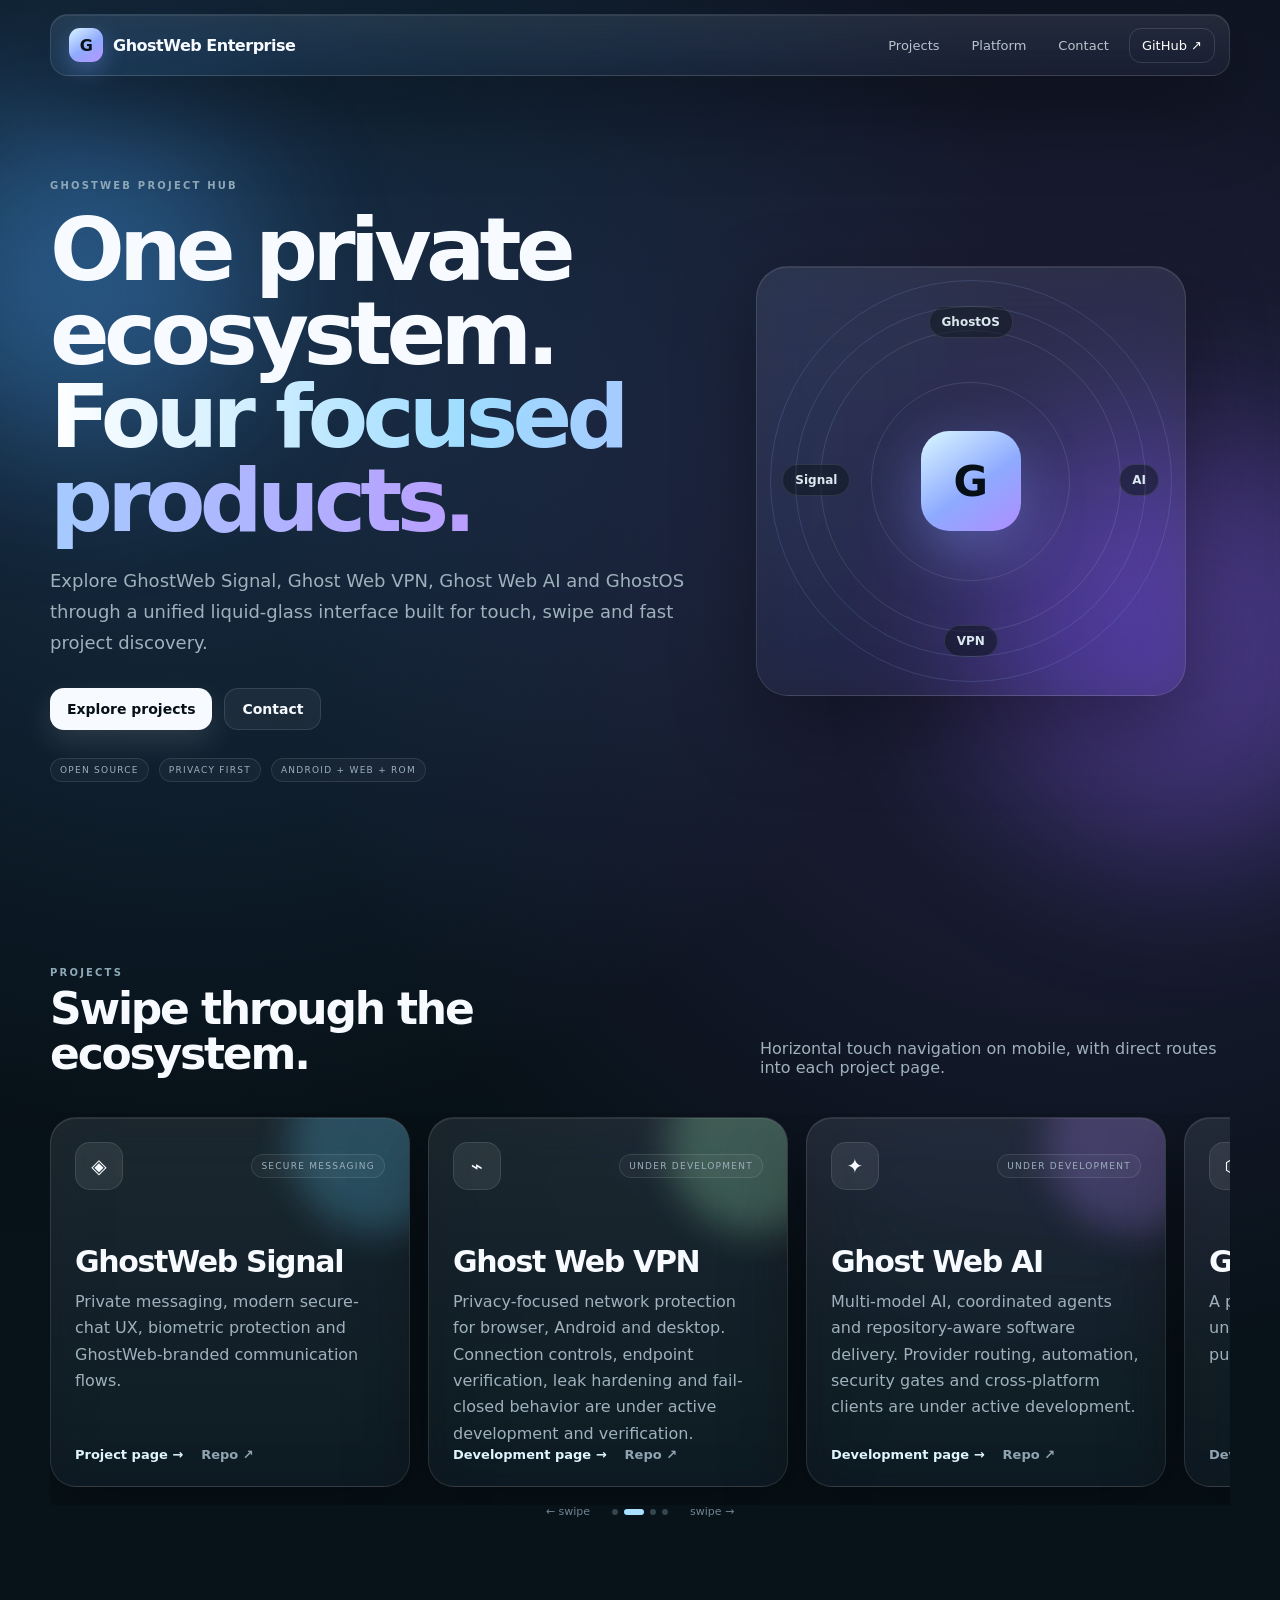
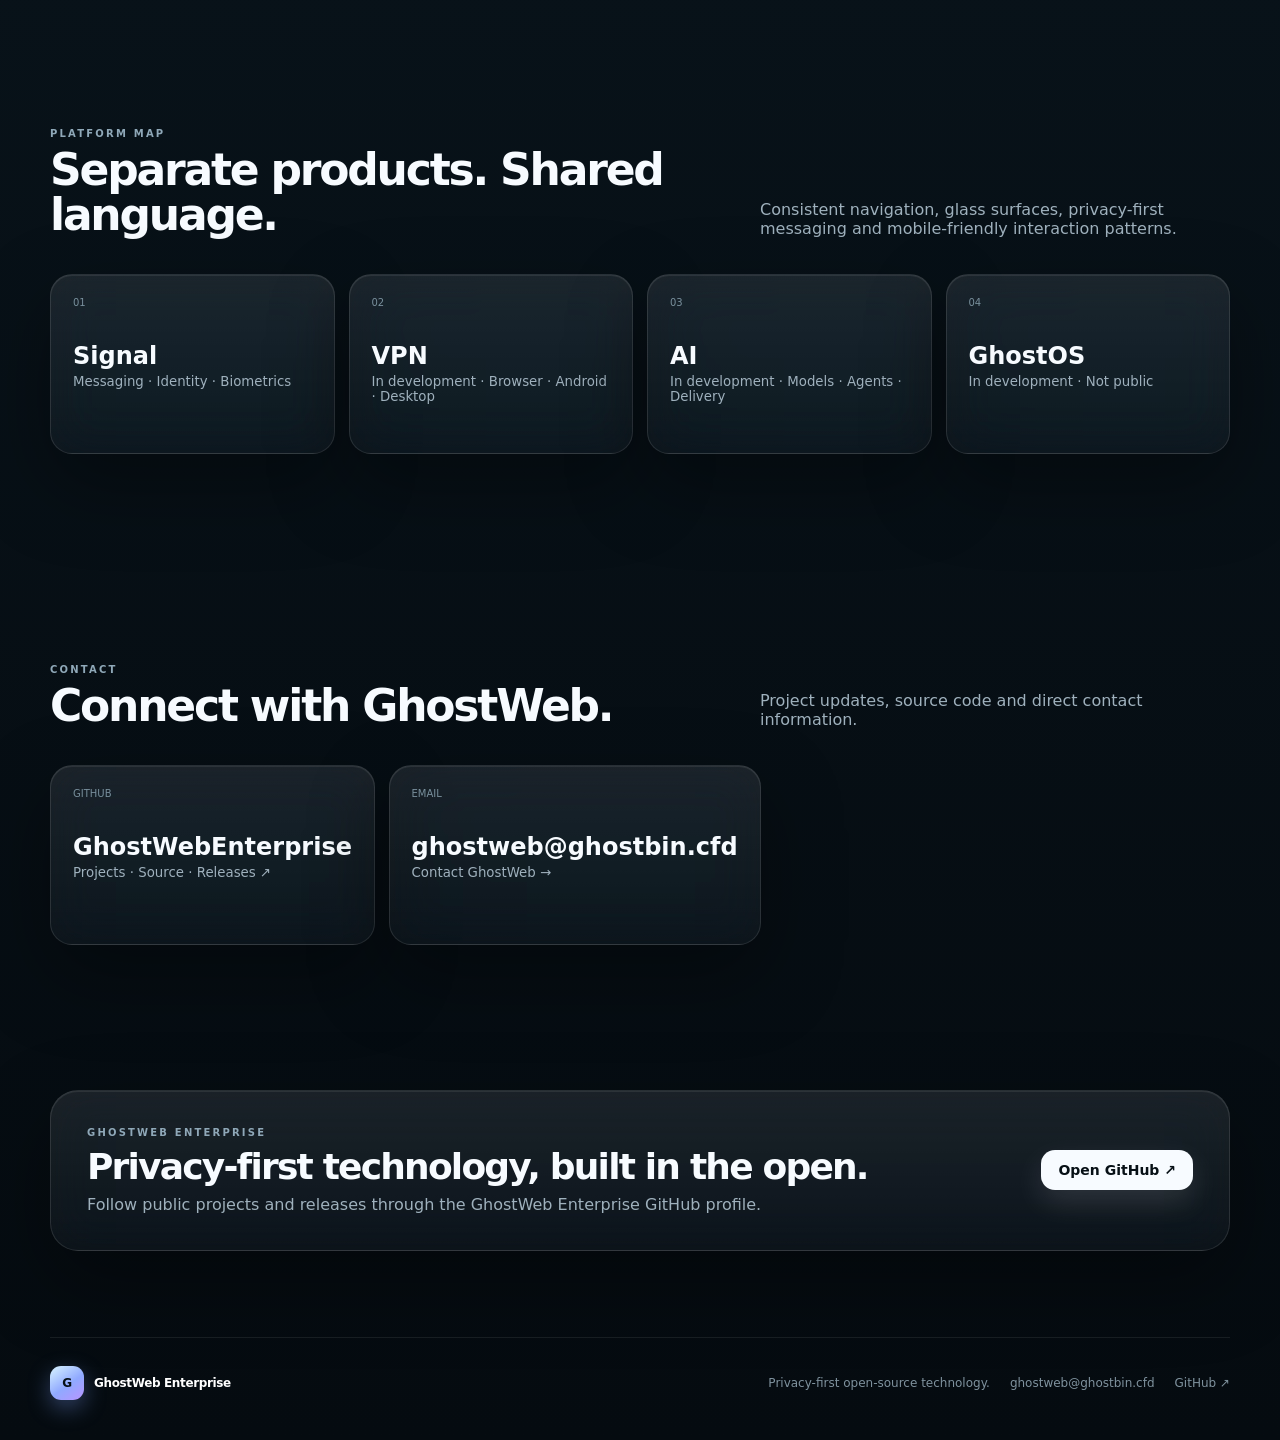
<file: index.html>
<!doctype html>
<html lang="en">
<head>
<meta charset="utf-8"><meta name="viewport" content="width=device-width,initial-scale=1">
<meta name="description" content="GhostWeb Enterprise — project hub for GhostWeb Signal, VPN, AI and GhostOS.">
<meta name="theme-color" content="#071016"><title>GhostWeb Enterprise — Project Hub</title><link rel="stylesheet" href="styles.css">
</head>
<body>
<div class="ambient ambient-a"></div><div class="ambient ambient-b"></div>
<header class="nav glass"><a class="brand" href="#top"><span class="mark">G</span><span>GhostWeb Enterprise</span></a><nav><a href="#projects">Projects</a><a href="#platform">Platform</a><a href="#contact">Contact</a><a class="nav-cta" href="https://github.com/GhostWebEnterprise">GitHub ↗</a></nav></header>
<main id="top">
<section class="hero shell">
<div class="hero-copy"><div class="eyebrow">GHOSTWEB PROJECT HUB</div><h1>One private ecosystem.<br><span>Four focused products.</span></h1><p>Explore GhostWeb Signal, Ghost Web VPN, Ghost Web AI and GhostOS through a unified liquid-glass interface built for touch, swipe and fast project discovery.</p><div class="actions"><a class="button primary" href="#projects">Explore projects</a><a class="button glass-button" href="#contact">Contact</a></div><div class="hero-meta"><span>OPEN SOURCE</span><span>PRIVACY FIRST</span><span>ANDROID + WEB + ROM</span></div></div>
<div class="hero-orbit glass-card"><div class="orbital-icon">G</div><div class="orbit-label top">GhostOS</div><div class="orbit-label right">AI</div><div class="orbit-label bottom">VPN</div><div class="orbit-label left">Signal</div><div class="pulse one"></div><div class="pulse two"></div></div>
</section>
<section id="projects" class="section shell"><div class="section-head"><div><div class="eyebrow">PROJECTS</div><h2>Swipe through the ecosystem.</h2></div><p>Horizontal touch navigation on mobile, with direct routes into each project page.</p></div>
<div class="project-rail" data-swipe>
<article class="project-card glass-card signal"><div class="project-top"><span class="project-icon">◈</span><span class="chip">SECURE MESSAGING</span></div><h3>GhostWeb Signal</h3><p>Private messaging, modern secure-chat UX, biometric protection and GhostWeb-branded communication flows.</p><div class="project-links"><a href="signal.html">Project page →</a><a href="https://github.com/GhostWebEnterprise/ghostweb.signal">Repo ↗</a></div></article>
<article class="project-card glass-card vpn"><div class="project-top"><span class="project-icon">⌁</span><span class="chip">UNDER DEVELOPMENT</span></div><h3>Ghost Web VPN</h3><p>Privacy-focused network protection for browser, Android and desktop. Connection controls, endpoint verification, leak hardening and fail-closed behavior are under active development and verification.</p><div class="project-links"><a href="vpn.html">Development page →</a><a href="https://github.com/GhostWebEnterprise/ghost-web-vpn">Repo ↗</a></div></article>
<article class="project-card glass-card ai"><div class="project-top"><span class="project-icon">✦</span><span class="chip">UNDER DEVELOPMENT</span></div><h3>Ghost Web AI</h3><p>Multi-model AI, coordinated agents and repository-aware software delivery. Provider routing, automation, security gates and cross-platform clients are under active development.</p><div class="project-links"><a href="ai.html">Development page →</a><a href="https://github.com/GhostWebEnterprise/ghost-web-ai">Repo ↗</a></div></article>
<article class="project-card glass-card os"><div class="project-top"><span class="project-icon">⬡</span><span class="chip">IN DEVELOPMENT · NOT PUBLIC</span></div><h3>GhostOS</h3><p>A privacy-first Android ROM currently under development. GhostOS is not publicly available yet.</p><div class="project-links"><a href="ghostos.html">Development page →</a></div></article>
</div>
<div class="rail-hint"><span>← swipe</span><span class="dots"><i class="active"></i><i></i><i></i><i></i></span><span>swipe →</span></div>
</section>
<section id="platform" class="section shell"><div class="section-head"><div><div class="eyebrow">PLATFORM MAP</div><h2>Separate products. Shared language.</h2></div><p>Consistent navigation, glass surfaces, privacy-first messaging and mobile-friendly interaction patterns.</p></div>
<div class="platform-grid"><a class="platform-tile glass-card" href="signal.html"><span>01</span><b>Signal</b><small>Messaging · Identity · Biometrics</small></a><a class="platform-tile glass-card" href="vpn.html"><span>02</span><b>VPN</b><small>In development · Browser · Android · Desktop</small></a><a class="platform-tile glass-card" href="ai.html"><span>03</span><b>AI</b><small>In development · Models · Agents · Delivery</small></a><a class="platform-tile glass-card" href="ghostos.html"><span>04</span><b>GhostOS</b><small>In development · Not public</small></a></div>
</section>
<section id="contact" class="section shell"><div class="section-head"><div><div class="eyebrow">CONTACT</div><h2>Connect with GhostWeb.</h2></div><p>Project updates, source code and direct contact information.</p></div><div class="platform-grid"><a class="platform-tile glass-card" href="https://github.com/GhostWebEnterprise"><span>GITHUB</span><b>GhostWebEnterprise</b><small>Projects · Source · Releases ↗</small></a><a class="platform-tile glass-card" href="mailto:ghostweb@ghostbin.cfd"><span>EMAIL</span><b>ghostweb@ghostbin.cfd</b><small>Contact GhostWeb →</small></a></div></section>
<section class="cta glass-card shell"><div><div class="eyebrow">GHOSTWEB ENTERPRISE</div><h2>Privacy-first technology, built in the open.</h2><p>Follow public projects and releases through the GhostWeb Enterprise GitHub profile.</p></div><a class="button primary" href="https://github.com/GhostWebEnterprise">Open GitHub ↗</a></section>
</main>
<footer class="shell"><div class="brand"><span class="mark">G</span><span>GhostWeb Enterprise</span></div><span>Privacy-first open-source technology.</span><a href="mailto:ghostweb@ghostbin.cfd">ghostweb@ghostbin.cfd</a><a href="https://github.com/GhostWebEnterprise">GitHub ↗</a></footer>
<script src="app.js"></script></body></html>
</file>
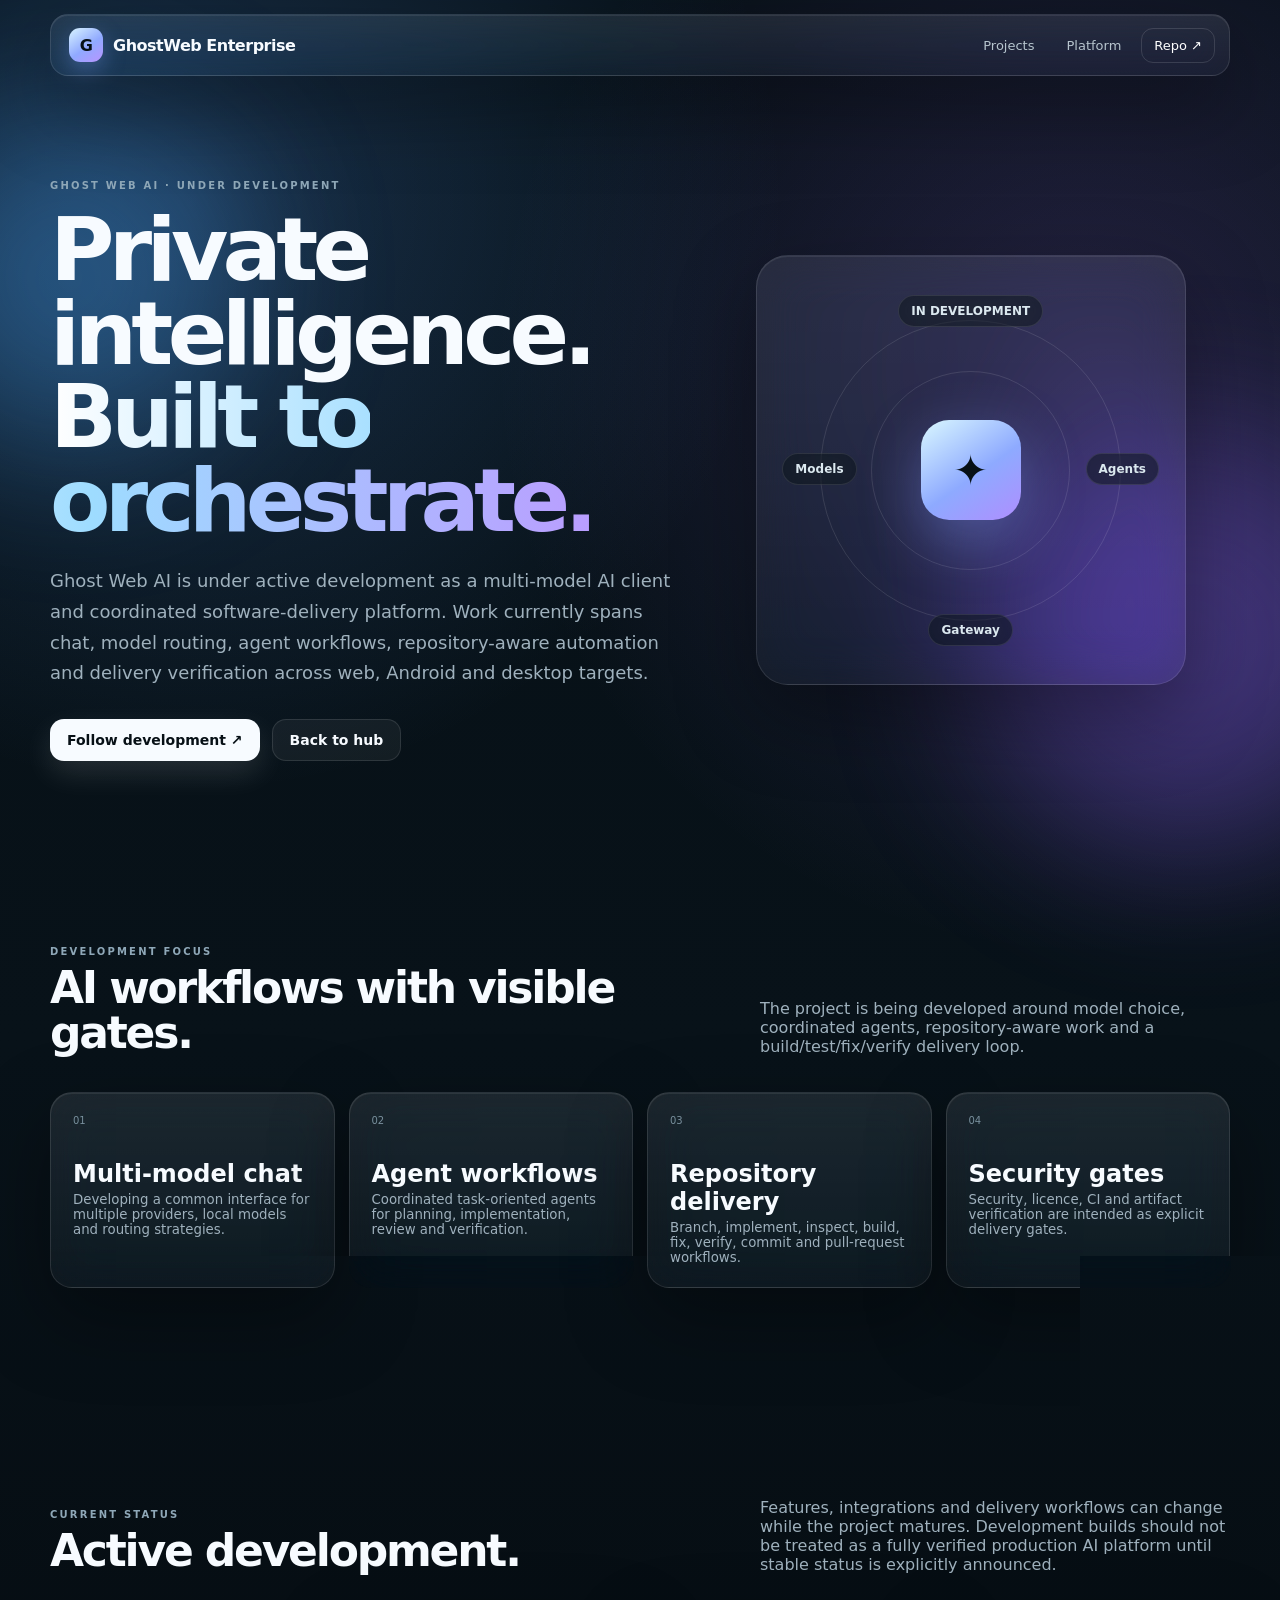
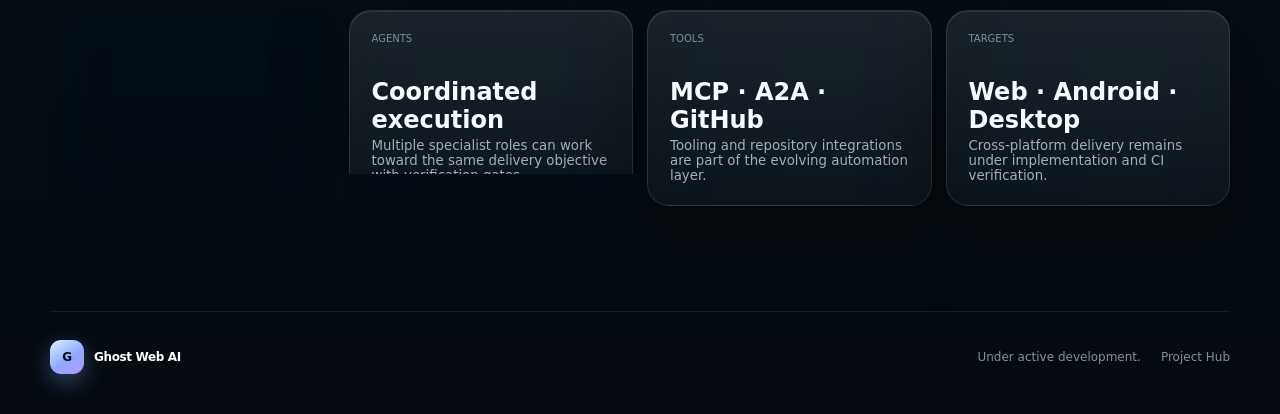
<file: ai.html>
<!doctype html><html lang="en"><head><meta charset="utf-8"><meta name="viewport" content="width=device-width,initial-scale=1"><meta name="description" content="Ghost Web AI is a privacy-focused multi-model AI and software-delivery project under active development."><title>Ghost Web AI — Under Development — GhostWeb Enterprise</title><link rel="stylesheet" href="styles.css"></head><body><div class="ambient ambient-a"></div><div class="ambient ambient-b"></div><header class="nav glass"><a class="brand" href="index.html"><span class="mark">G</span><span>GhostWeb Enterprise</span></a><nav><a href="index.html#projects">Projects</a><a href="index.html#platform">Platform</a><a class="nav-cta" href="https://github.com/GhostWebEnterprise/ghost-web-ai">Repo ↗</a></nav></header><main><section class="hero shell"><div class="hero-copy"><div class="eyebrow">GHOST WEB AI · UNDER DEVELOPMENT</div><h1>Private intelligence.<br><span>Built to orchestrate.</span></h1><p>Ghost Web AI is under active development as a multi-model AI client and coordinated software-delivery platform. Work currently spans chat, model routing, agent workflows, repository-aware automation and delivery verification across web, Android and desktop targets.</p><div class="actions"><a class="button primary" href="https://github.com/GhostWebEnterprise/ghost-web-ai">Follow development ↗</a><a class="button glass-button" href="index.html">Back to hub</a></div></div><div class="hero-orbit glass-card"><div class="orbital-icon">✦</div><div class="orbit-label top">IN DEVELOPMENT</div><div class="orbit-label right">Agents</div><div class="orbit-label bottom">Gateway</div><div class="orbit-label left">Models</div></div></section><section class="section shell"><div class="section-head"><div><div class="eyebrow">DEVELOPMENT FOCUS</div><h2>AI workflows with visible gates.</h2></div><p>The project is being developed around model choice, coordinated agents, repository-aware work and a build/test/fix/verify delivery loop.</p></div><div class="platform-grid"><div class="platform-tile glass-card"><span>01</span><b>Multi-model chat</b><small>Developing a common interface for multiple providers, local models and routing strategies.</small></div><div class="platform-tile glass-card"><span>02</span><b>Agent workflows</b><small>Coordinated task-oriented agents for planning, implementation, review and verification.</small></div><div class="platform-tile glass-card"><span>03</span><b>Repository delivery</b><small>Branch, implement, inspect, build, fix, verify, commit and pull-request workflows.</small></div><div class="platform-tile glass-card"><span>04</span><b>Security gates</b><small>Security, licence, CI and artifact verification are intended as explicit delivery gates.</small></div></div></section><section class="section shell"><div class="section-head"><div><div class="eyebrow">CURRENT STATUS</div><h2>Active development.</h2></div><p>Features, integrations and delivery workflows can change while the project matures. Development builds should not be treated as a fully verified production AI platform until stable status is explicitly announced.</p></div><div class="platform-grid"><div class="platform-tile glass-card"><span>MODELS</span><b>Provider abstraction</b><small>Work includes direct providers, gateways and local-model paths where supported.</small></div><div class="platform-tile glass-card"><span>AGENTS</span><b>Coordinated execution</b><small>Multiple specialist roles can work toward the same delivery objective with verification gates.</small></div><div class="platform-tile glass-card"><span>TOOLS</span><b>MCP · A2A · GitHub</b><small>Tooling and repository integrations are part of the evolving automation layer.</small></div><div class="platform-tile glass-card"><span>TARGETS</span><b>Web · Android · Desktop</b><small>Cross-platform delivery remains under implementation and CI verification.</small></div></div></section></main><footer class="shell"><div class="brand"><span class="mark">G</span><span>Ghost Web AI</span></div><span>Under active development.</span><a href="index.html">Project Hub</a></footer><script src="app.js"></script></body></html>
</file>
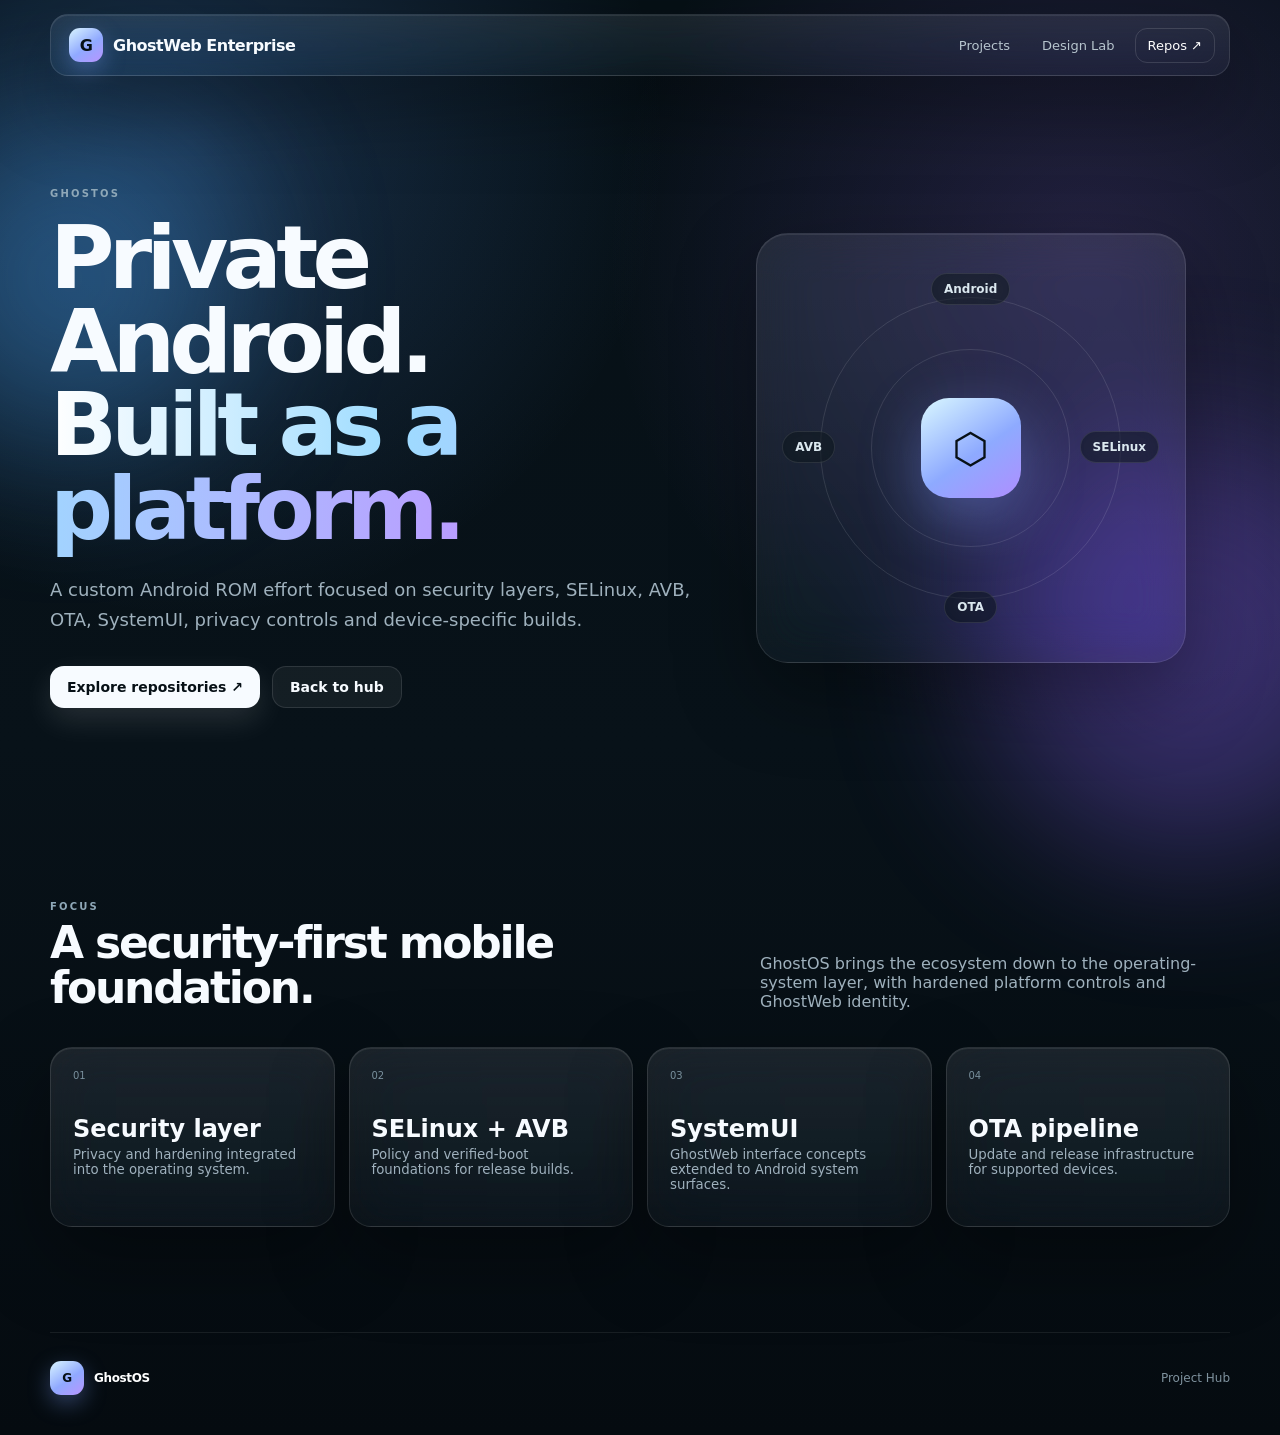
<file: ghostos.html>
<!doctype html><html lang="en"><head><meta charset="utf-8"><meta name="viewport" content="width=device-width,initial-scale=1"><title>GhostOS — GhostWeb Enterprise</title><link rel="stylesheet" href="styles.css"></head><body><div class="ambient ambient-a"></div><div class="ambient ambient-b"></div><header class="nav glass"><a class="brand" href="index.html"><span class="mark">G</span><span>GhostWeb Enterprise</span></a><nav><a href="index.html#projects">Projects</a><a href="index.html#design-lab">Design Lab</a><a class="nav-cta" href="https://github.com/GhostWebEnterprise">Repos ↗</a></nav></header><main><section class="hero shell"><div class="hero-copy"><div class="eyebrow">GHOSTOS</div><h1>Private Android.<br><span>Built as a platform.</span></h1><p>A custom Android ROM effort focused on security layers, SELinux, AVB, OTA, SystemUI, privacy controls and device-specific builds.</p><div class="actions"><a class="button primary" href="https://github.com/GhostWebEnterprise">Explore repositories ↗</a><a class="button glass-button" href="index.html">Back to hub</a></div></div><div class="hero-orbit glass-card"><div class="orbital-icon">⬡</div><div class="orbit-label top">Android</div><div class="orbit-label right">SELinux</div><div class="orbit-label bottom">OTA</div><div class="orbit-label left">AVB</div></div></section><section class="section shell"><div class="section-head"><div><div class="eyebrow">FOCUS</div><h2>A security-first mobile foundation.</h2></div><p>GhostOS brings the ecosystem down to the operating-system layer, with hardened platform controls and GhostWeb identity.</p></div><div class="platform-grid"><div class="platform-tile glass-card"><span>01</span><b>Security layer</b><small>Privacy and hardening integrated into the operating system.</small></div><div class="platform-tile glass-card"><span>02</span><b>SELinux + AVB</b><small>Policy and verified-boot foundations for release builds.</small></div><div class="platform-tile glass-card"><span>03</span><b>SystemUI</b><small>GhostWeb interface concepts extended to Android system surfaces.</small></div><div class="platform-tile glass-card"><span>04</span><b>OTA pipeline</b><small>Update and release infrastructure for supported devices.</small></div></div></section></main><footer class="shell"><div class="brand"><span class="mark">G</span><span>GhostOS</span></div><a href="index.html">Project Hub</a></footer><script src="app.js"></script></body></html>
</file>
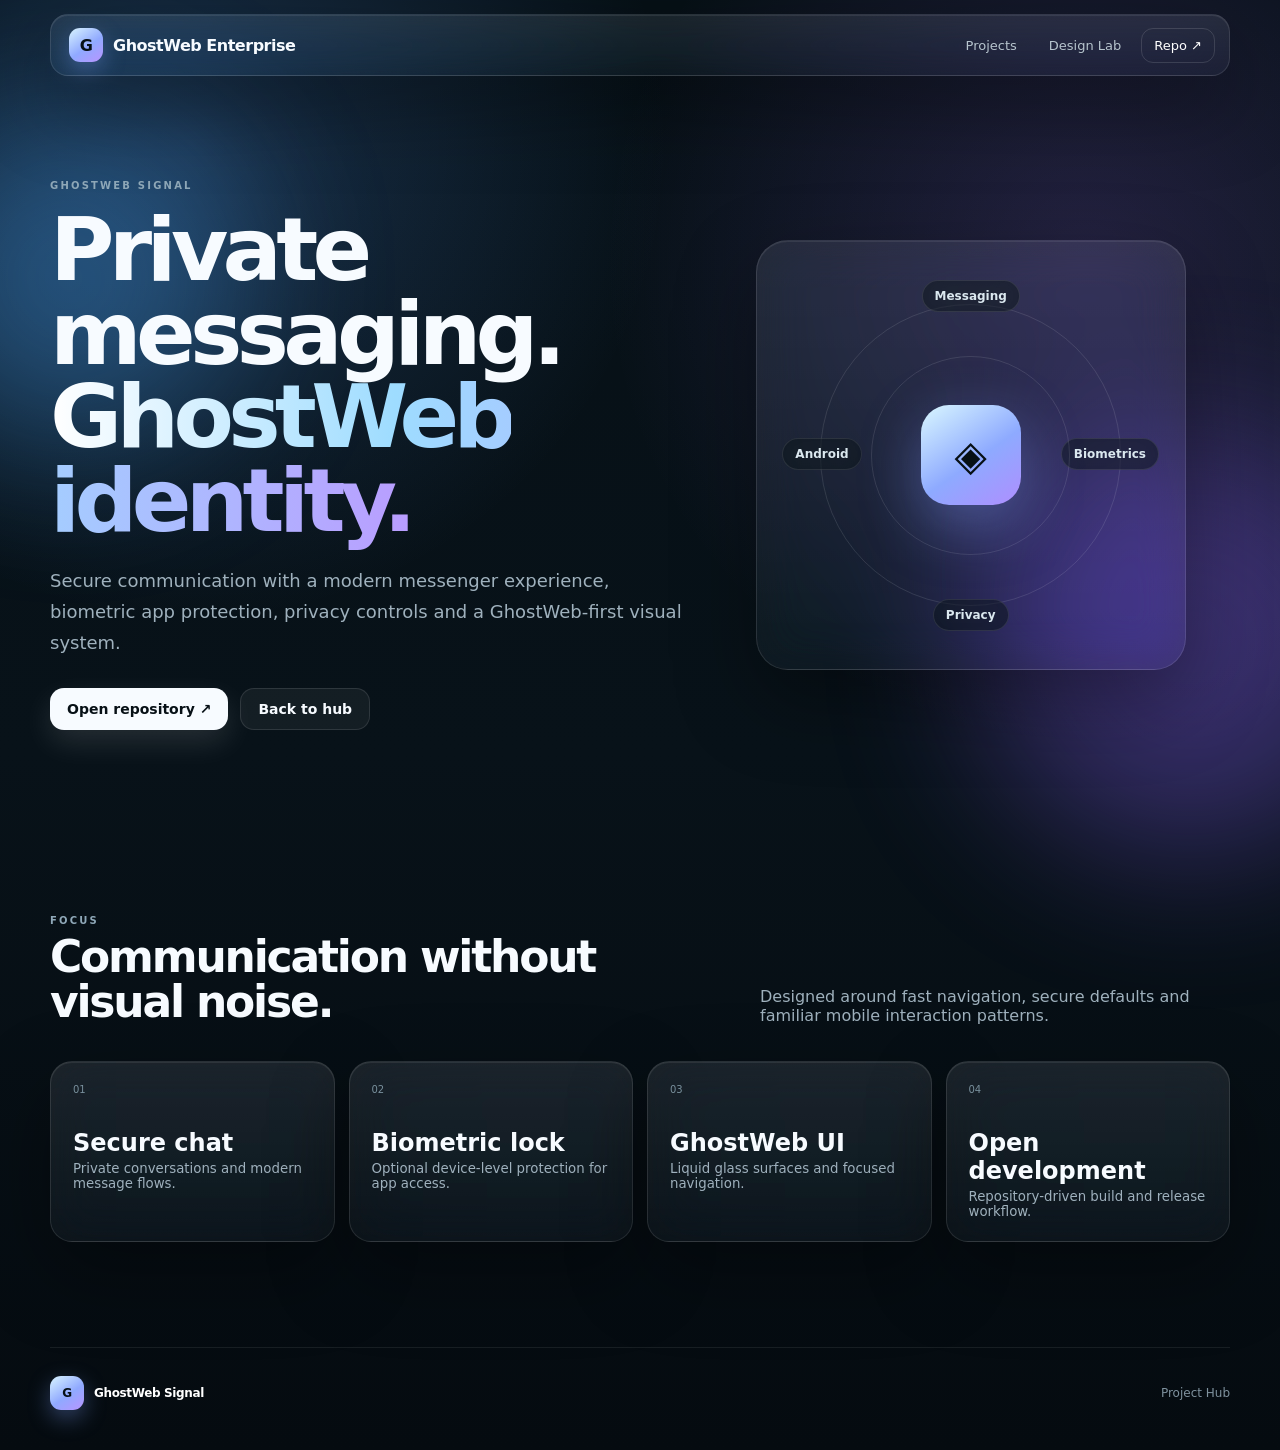
<file: signal.html>
<!doctype html><html lang="en"><head><meta charset="utf-8"><meta name="viewport" content="width=device-width,initial-scale=1"><title>GhostWeb Signal — GhostWeb Enterprise</title><link rel="stylesheet" href="styles.css"></head><body><div class="ambient ambient-a"></div><div class="ambient ambient-b"></div><header class="nav glass"><a class="brand" href="index.html"><span class="mark">G</span><span>GhostWeb Enterprise</span></a><nav><a href="index.html#projects">Projects</a><a href="index.html#design-lab">Design Lab</a><a class="nav-cta" href="https://github.com/GhostWebEnterprise/ghostweb.signal">Repo ↗</a></nav></header><main><section class="hero shell"><div class="hero-copy"><div class="eyebrow">GHOSTWEB SIGNAL</div><h1>Private messaging.<br><span>GhostWeb identity.</span></h1><p>Secure communication with a modern messenger experience, biometric app protection, privacy controls and a GhostWeb-first visual system.</p><div class="actions"><a class="button primary" href="https://github.com/GhostWebEnterprise/ghostweb.signal">Open repository ↗</a><a class="button glass-button" href="index.html">Back to hub</a></div></div><div class="hero-orbit glass-card"><div class="orbital-icon">◈</div><div class="orbit-label top">Messaging</div><div class="orbit-label right">Biometrics</div><div class="orbit-label bottom">Privacy</div><div class="orbit-label left">Android</div></div></section><section class="section shell"><div class="section-head"><div><div class="eyebrow">FOCUS</div><h2>Communication without visual noise.</h2></div><p>Designed around fast navigation, secure defaults and familiar mobile interaction patterns.</p></div><div class="platform-grid"><div class="platform-tile glass-card"><span>01</span><b>Secure chat</b><small>Private conversations and modern message flows.</small></div><div class="platform-tile glass-card"><span>02</span><b>Biometric lock</b><small>Optional device-level protection for app access.</small></div><div class="platform-tile glass-card"><span>03</span><b>GhostWeb UI</b><small>Liquid glass surfaces and focused navigation.</small></div><div class="platform-tile glass-card"><span>04</span><b>Open development</b><small>Repository-driven build and release workflow.</small></div></div></section></main><footer class="shell"><div class="brand"><span class="mark">G</span><span>GhostWeb Signal</span></div><a href="index.html">Project Hub</a></footer><script src="app.js"></script></body></html>
</file>
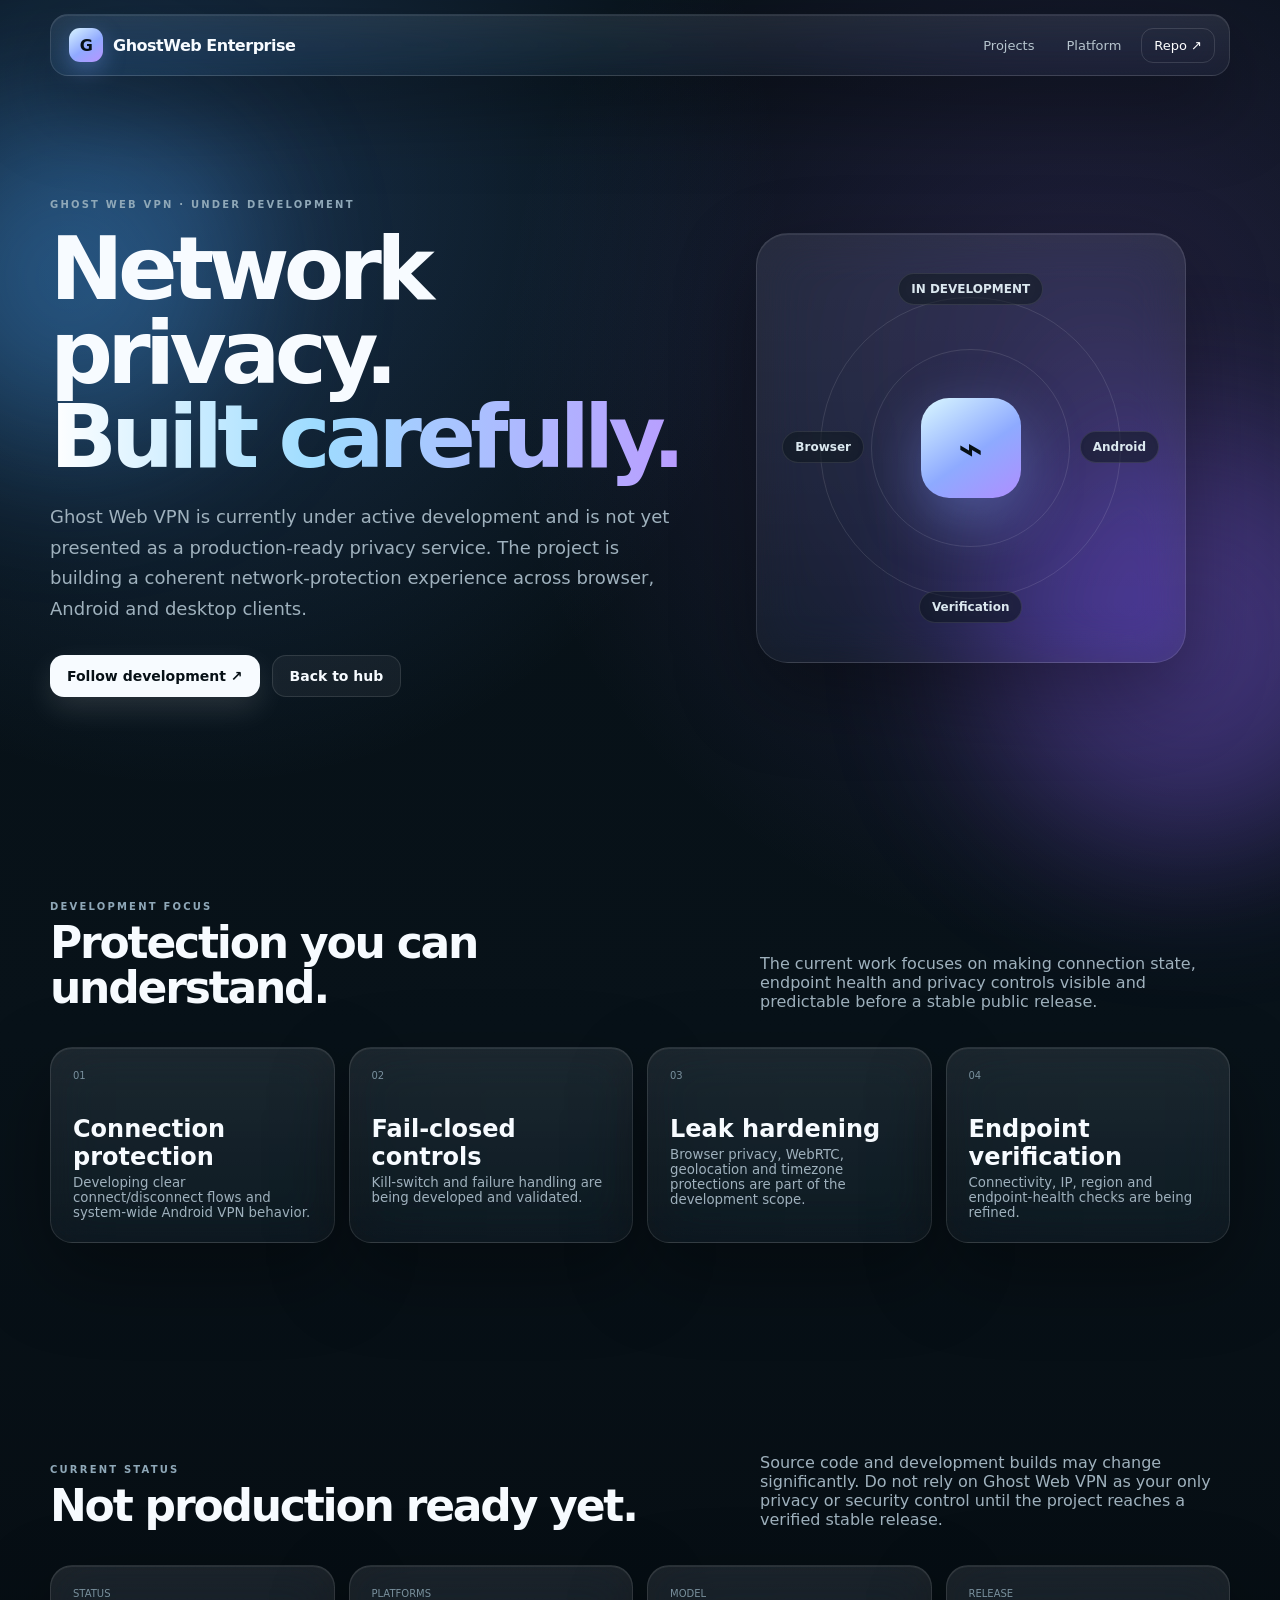
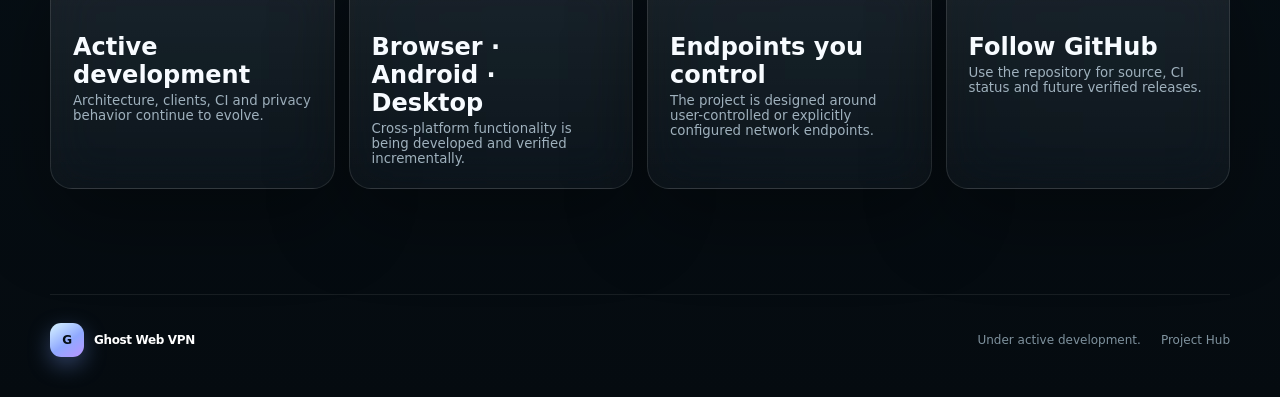
<file: vpn.html>
<!doctype html><html lang="en"><head><meta charset="utf-8"><meta name="viewport" content="width=device-width,initial-scale=1"><meta name="description" content="Ghost Web VPN is a privacy-focused network protection project currently under active development."><title>Ghost Web VPN — Under Development — GhostWeb Enterprise</title><link rel="stylesheet" href="styles.css"></head><body><div class="ambient ambient-a"></div><div class="ambient ambient-b"></div><header class="nav glass"><a class="brand" href="index.html"><span class="mark">G</span><span>GhostWeb Enterprise</span></a><nav><a href="index.html#projects">Projects</a><a href="index.html#platform">Platform</a><a class="nav-cta" href="https://github.com/GhostWebEnterprise/ghost-web-vpn">Repo ↗</a></nav></header><main><section class="hero shell"><div class="hero-copy"><div class="eyebrow">GHOST WEB VPN · UNDER DEVELOPMENT</div><h1>Network privacy.<br><span>Built carefully.</span></h1><p>Ghost Web VPN is currently under active development and is not yet presented as a production-ready privacy service. The project is building a coherent network-protection experience across browser, Android and desktop clients.</p><div class="actions"><a class="button primary" href="https://github.com/GhostWebEnterprise/ghost-web-vpn">Follow development ↗</a><a class="button glass-button" href="index.html">Back to hub</a></div></div><div class="hero-orbit glass-card"><div class="orbital-icon">⌁</div><div class="orbit-label top">IN DEVELOPMENT</div><div class="orbit-label right">Android</div><div class="orbit-label bottom">Verification</div><div class="orbit-label left">Browser</div></div></section><section class="section shell"><div class="section-head"><div><div class="eyebrow">DEVELOPMENT FOCUS</div><h2>Protection you can understand.</h2></div><p>The current work focuses on making connection state, endpoint health and privacy controls visible and predictable before a stable public release.</p></div><div class="platform-grid"><div class="platform-tile glass-card"><span>01</span><b>Connection protection</b><small>Developing clear connect/disconnect flows and system-wide Android VPN behavior.</small></div><div class="platform-tile glass-card"><span>02</span><b>Fail-closed controls</b><small>Kill-switch and failure handling are being developed and validated.</small></div><div class="platform-tile glass-card"><span>03</span><b>Leak hardening</b><small>Browser privacy, WebRTC, geolocation and timezone protections are part of the development scope.</small></div><div class="platform-tile glass-card"><span>04</span><b>Endpoint verification</b><small>Connectivity, IP, region and endpoint-health checks are being refined.</small></div></div></section><section class="section shell"><div class="section-head"><div><div class="eyebrow">CURRENT STATUS</div><h2>Not production ready yet.</h2></div><p>Source code and development builds may change significantly. Do not rely on Ghost Web VPN as your only privacy or security control until the project reaches a verified stable release.</p></div><div class="platform-grid"><div class="platform-tile glass-card"><span>STATUS</span><b>Active development</b><small>Architecture, clients, CI and privacy behavior continue to evolve.</small></div><div class="platform-tile glass-card"><span>PLATFORMS</span><b>Browser · Android · Desktop</b><small>Cross-platform functionality is being developed and verified incrementally.</small></div><div class="platform-tile glass-card"><span>MODEL</span><b>Endpoints you control</b><small>The project is designed around user-controlled or explicitly configured network endpoints.</small></div><div class="platform-tile glass-card"><span>RELEASE</span><b>Follow GitHub</b><small>Use the repository for source, CI status and future verified releases.</small></div></div></section></main><footer class="shell"><div class="brand"><span class="mark">G</span><span>Ghost Web VPN</span></div><span>Under active development.</span><a href="index.html">Project Hub</a></footer><script src="app.js"></script></body></html>
</file>
<file: styles.css>
:root{--bg:#061016;--panel:rgba(13,24,32,.52);--panel-strong:rgba(18,31,41,.72);--line:rgba(255,255,255,.11);--text:#f7fbff;--muted:#9fb1bd;--cyan:#8be7ff;--blue:#78a9ff;--violet:#ab8cff;--green:#8ce7c1;--shadow:0 30px 80px rgba(0,0,0,.35)}*{box-sizing:border-box}html{scroll-behavior:smooth}body{margin:0;background:radial-gradient(circle at 15% 10%,rgba(91,160,255,.22),transparent 28%),radial-gradient(circle at 85% 18%,rgba(168,111,255,.18),transparent 30%),linear-gradient(180deg,#061016,#081219 52%,#050b10);color:var(--text);font-family:Inter,ui-sans-serif,system-ui,-apple-system,BlinkMacSystemFont,"Segoe UI",sans-serif;min-height:100vh;overflow-x:hidden}a{color:inherit;text-decoration:none}.shell{width:min(1180px,calc(100% - 36px));margin-inline:auto}.ambient{position:fixed;inset:auto;pointer-events:none;filter:blur(80px);opacity:.35;z-index:-1}.ambient-a{width:340px;height:340px;border-radius:50%;background:#4aa9ff;top:12%;left:-100px}.ambient-b{width:420px;height:420px;border-radius:50%;background:#8e63ff;right:-120px;top:48%}.glass,.glass-card{background:linear-gradient(180deg,rgba(255,255,255,.09),rgba(255,255,255,.035));border:1px solid var(--line);box-shadow:inset 0 1px 0 rgba(255,255,255,.08),var(--shadow);backdrop-filter:blur(24px) saturate(140%);-webkit-backdrop-filter:blur(24px) saturate(140%)}.nav{position:sticky;top:14px;z-index:50;width:min(1180px,calc(100% - 28px));margin:14px auto 0;border-radius:18px;min-height:62px;padding:10px 14px 10px 18px;display:flex;align-items:center;justify-content:space-between}.brand{display:flex;align-items:center;gap:10px;font-weight:800;letter-spacing:-.03em}.mark{width:34px;height:34px;display:grid;place-items:center;border-radius:11px;background:linear-gradient(145deg,#d9f5ff,#90a9ff 55%,#b895ff);color:#071016;font-weight:900;box-shadow:0 8px 22px rgba(126,164,255,.35)}nav{display:flex;align-items:center;gap:8px}nav a{font-size:13px;color:#b7c5ce;padding:9px 12px;border-radius:12px}nav a:hover{background:rgba(255,255,255,.06);color:#fff}.nav-cta{border:1px solid rgba(255,255,255,.13);color:#fff}.hero{min-height:720px;padding:104px 0 80px;display:grid;grid-template-columns:1.15fr .85fr;gap:64px;align-items:center}.eyebrow{font-size:10px;letter-spacing:.22em;font-weight:800;color:#8fa8b8}.hero h1{font-size:clamp(56px,7vw,88px);line-height:.95;letter-spacing:-.065em;margin:17px 0 24px}.hero h1 span{background:linear-gradient(90deg,#fff,#9edcff 42%,#b99dff);-webkit-background-clip:text;background-clip:text;color:transparent}.hero-copy>p{max-width:650px;color:var(--muted);font-size:18px;line-height:1.7}.actions{display:flex;gap:12px;margin-top:30px}.button{display:inline-flex;align-items:center;justify-content:center;padding:12px 17px;border-radius:14px;font-size:14px;font-weight:800}.primary{background:#f7fbff;color:#071016;box-shadow:0 12px 30px rgba(255,255,255,.12)}.glass-button{border:1px solid var(--line);background:rgba(255,255,255,.05)}.hero-meta{display:flex;flex-wrap:wrap;gap:10px;margin-top:28px}.hero-meta span,.chip{font-size:9px;letter-spacing:.14em;color:#9db0be;border:1px solid rgba(255,255,255,.1);padding:6px 9px;border-radius:999px;background:rgba(255,255,255,.035)}.hero-orbit{width:min(430px,100%);aspect-ratio:1;border-radius:32px;position:relative;display:grid;place-items:center;overflow:hidden}.hero-orbit:before,.hero-orbit:after{content:"";position:absolute;border:1px solid rgba(255,255,255,.11);border-radius:50%}.hero-orbit:before{width:70%;height:70%}.hero-orbit:after{width:46%;height:46%}.orbital-icon{width:100px;height:100px;display:grid;place-items:center;border-radius:28px;background:linear-gradient(145deg,#daf8ff,#8eaaff 55%,#af8eff);color:#071016;font-size:42px;font-weight:900;box-shadow:0 20px 60px rgba(128,154,255,.4);z-index:2}.orbit-label{position:absolute;font-size:12px;font-weight:800;color:#dbe8ef;padding:8px 12px;border-radius:999px;background:rgba(7,16,22,.52);border:1px solid rgba(255,255,255,.1);backdrop-filter:blur(14px)}.orbit-label.top{top:9%}.orbit-label.right{right:6%;top:46%}.orbit-label.bottom{bottom:9%}.orbit-label.left{left:6%;top:46%}.pulse{position:absolute;border-radius:50%;border:1px solid rgba(153,191,255,.16);animation:pulse 5s ease-in-out infinite}.pulse.one{width:82%;height:82%}.pulse.two{width:94%;height:94%;animation-delay:1.4s}@keyframes pulse{50%{transform:scale(1.04);opacity:.45}}.section{padding:105px 0}.section-head{display:flex;justify-content:space-between;align-items:end;gap:44px;margin-bottom:36px}.section-head h2{font-size:44px;letter-spacing:-.05em;line-height:1.02;margin:9px 0 0}.section-head p{max-width:470px;color:var(--muted);margin:0}.project-rail{display:flex;gap:18px;overflow-x:auto;scroll-snap-type:x mandatory;padding:4px 2px 18px;scrollbar-width:none}.project-rail::-webkit-scrollbar{display:none}.project-card{min-width:min(360px,86vw);min-height:360px;border-radius:26px;padding:24px;scroll-snap-align:start;display:flex;flex-direction:column;position:relative;overflow:hidden;transition:transform .25s ease,border-color .25s ease}.project-card:hover{transform:translateY(-5px);border-color:rgba(255,255,255,.2)}.project-card:after{content:"";position:absolute;width:180px;height:180px;border-radius:50%;right:-60px;top:-65px;filter:blur(18px);opacity:.24}.project-card.signal:after{background:#62d3ff}.project-card.vpn:after{background:#a7ffbd}.project-card.ai:after{background:#b286ff}.project-card.os:after{background:#8fb6ff}.project-top{display:flex;align-items:center;justify-content:space-between;position:relative;z-index:1}.project-icon{width:48px;height:48px;display:grid;place-items:center;border-radius:15px;background:rgba(255,255,255,.08);border:1px solid rgba(255,255,255,.1);font-size:20px}.project-card h3{font-size:30px;letter-spacing:-.045em;margin:54px 0 10px}.project-card p{color:var(--muted);line-height:1.65;margin:0}.project-links{margin-top:auto;display:flex;gap:18px;font-size:13px;font-weight:800}.project-links a:first-child{color:#dff6ff}.project-links a:last-child{color:#91a4b1}.rail-hint{display:flex;justify-content:center;gap:22px;align-items:center;color:#6f8491;font-size:11px}.dots{display:flex;gap:6px}.dots i{width:6px;height:6px;border-radius:999px;background:#344650}.dots i.active{width:20px;background:#a9dfff}.design-switch{display:inline-flex;gap:5px;padding:5px;border-radius:16px;margin-bottom:16px}.design-switch button{border:0;color:#9db0bc;background:transparent;padding:10px 14px;border-radius:11px;font:inherit;font-size:13px;cursor:pointer}.design-switch button.active{background:rgba(255,255,255,.09);color:#fff}.design-stage{min-height:500px;border-radius:30px;padding:26px;overflow:hidden}.design-view{display:none;height:448px}.design-view.active{display:flex}.design-view[data-panel="aurora"]{gap:18px}.mini-sidebar{width:180px;border-radius:20px;background:rgba(255,255,255,.045);border:1px solid rgba(255,255,255,.08);padding:18px;display:flex;flex-direction:column;gap:14px}.mini-sidebar b{font-size:18px;margin-bottom:12px}.mini-sidebar span{font-size:12px;color:#8da0ab;padding:8px;border-radius:10px}.mini-sidebar span:nth-child(2){background:rgba(255,255,255,.07);color:#fff}.mini-main{flex:1;display:flex;flex-direction:column;gap:18px}.mini-hero{flex:1;border-radius:22px;padding:26px;background:radial-gradient(circle at 78% 20%,rgba(136,109,255,.32),transparent 34%),linear-gradient(145deg,rgba(56,112,149,.35),rgba(255,255,255,.03));border:1px solid rgba(255,255,255,.09);display:flex;flex-direction:column;justify-content:flex-end}.mini-hero span{color:#9eb1bc;font-size:12px}.mini-hero b{font-size:38px;letter-spacing:-.05em}.mini-grid{display:grid;grid-template-columns:repeat(3,1fr);gap:14px}.mini-grid i{height:110px;border-radius:18px;background:rgba(255,255,255,.045);border:1px solid rgba(255,255,255,.08)}.design-view[data-panel="stack"]{align-items:center;justify-content:center;position:relative}.stack-card{position:absolute;width:min(560px,78%);height:260px;border-radius:28px;padding:28px;border:1px solid rgba(255,255,255,.12);box-shadow:0 25px 70px rgba(0,0,0,.3);display:flex;flex-direction:column;justify-content:flex-end}.stack-card span{font-size:10px;letter-spacing:.18em;color:#aebdc6}.stack-card b{font-size:32px;margin-top:7px}.s1{transform:translate(-70px,44px) rotate(-5deg);background:linear-gradient(145deg,rgba(74,176,224,.34),rgba(17,29,37,.82))}.s2{transform:translate(0,0);z-index:2;background:linear-gradient(145deg,rgba(130,113,255,.32),rgba(17,29,37,.88))}.s3{transform:translate(70px,-44px) rotate(5deg);background:linear-gradient(145deg,rgba(83,208,167,.28),rgba(17,29,37,.84))}.design-view[data-panel="focus"]{align-items:center;justify-content:center;gap:24px}.focus-nav{width:72px;height:300px;border-radius:24px;background:rgba(255,255,255,.045);border:1px solid rgba(255,255,255,.08);display:flex;flex-direction:column;align-items:center;gap:18px;padding-top:22px}.focus-nav i{width:28px;height:28px;border-radius:10px;background:rgba(255,255,255,.08)}.focus-phone{width:min(640px,80%);height:330px;border-radius:34px;background:radial-gradient(circle at 80% 18%,rgba(108,153,255,.26),transparent 34%),rgba(255,255,255,.045);border:1px solid rgba(255,255,255,.1);padding:30px;display:flex;flex-direction:column;justify-content:flex-end}.focus-phone span{font-size:12px;color:#9baeb9}.focus-phone b{font-size:38px;letter-spacing:-.05em}.focus-carousel{display:flex;gap:10px;margin-top:20px}.focus-carousel i{height:54px;flex:1;border-radius:14px;background:rgba(255,255,255,.07)}.platform-grid{display:grid;grid-template-columns:repeat(4,1fr);gap:14px}.platform-tile{min-height:180px;border-radius:22px;padding:22px;display:flex;flex-direction:column}.platform-tile span{font-size:10px;color:#79909d}.platform-tile b{font-size:24px;margin-top:34px}.platform-tile small{color:var(--muted);margin-top:4px}.cta{margin-top:40px;margin-bottom:86px;border-radius:28px;padding:36px;display:flex;align-items:center;justify-content:space-between;gap:28px}.cta h2{font-size:36px;letter-spacing:-.05em;margin:8px 0}.cta p{color:var(--muted);margin:0;max-width:680px}footer{padding:28px 0 40px;border-top:1px solid rgba(255,255,255,.08);display:flex;align-items:center;gap:20px;color:#7f929e;font-size:12px}footer .brand{margin-right:auto;color:#fff}@media(max-width:900px){nav a:not(.nav-cta){display:none}.hero{grid-template-columns:1fr;padding-top:76px}.hero-orbit{width:min(430px,92vw);margin:auto;order:-1}.section-head{display:block}.section-head p{margin-top:16px}.platform-grid{grid-template-columns:repeat(2,1fr)}.design-view[data-panel="aurora"]{flex-direction:column}.mini-sidebar{width:100%;height:auto;flex-direction:row;overflow:auto}.mini-sidebar b{margin:0 16px 0 0}.mini-main{min-height:320px}.design-stage{min-height:560px}.design-view{height:505px}.cta{display:block}.cta .button{margin-top:22px}}@media(max-width:620px){.shell{width:min(100% - 24px,1180px)}.nav{top:8px;margin-top:8px}.brand span:last-child{font-size:13px}.hero{min-height:auto;padding:58px 0 52px}.hero h1{font-size:48px}.hero-copy>p{font-size:16px}.actions{flex-direction:column}.button{width:100%}.hero-meta{gap:7px}.hero-orbit{border-radius:24px}.section{padding:74px 0}.section-head h2{font-size:36px}.project-card{min-height:340px}.design-switch{width:100%;overflow:auto}.design-switch button{white-space:nowrap}.design-stage{padding:14px;min-height:470px}.design-view{height:430px}.mini-sidebar{display:none}.mini-hero b,.focus-phone b{font-size:28px}.mini-grid{grid-template-columns:1fr}.mini-grid i:nth-child(n+2){display:none}.focus-nav{display:none}.focus-phone{width:100%;height:100%}.stack-card{width:85%;height:230px}.s1{transform:translate(-28px,34px) rotate(-4deg)}.s3{transform:translate(28px,-34px) rotate(4deg)}.platform-grid{grid-template-columns:1fr}.cta{padding:26px}.cta h2{font-size:30px}footer{flex-wrap:wrap}footer .brand{width:100%}}
</file>
